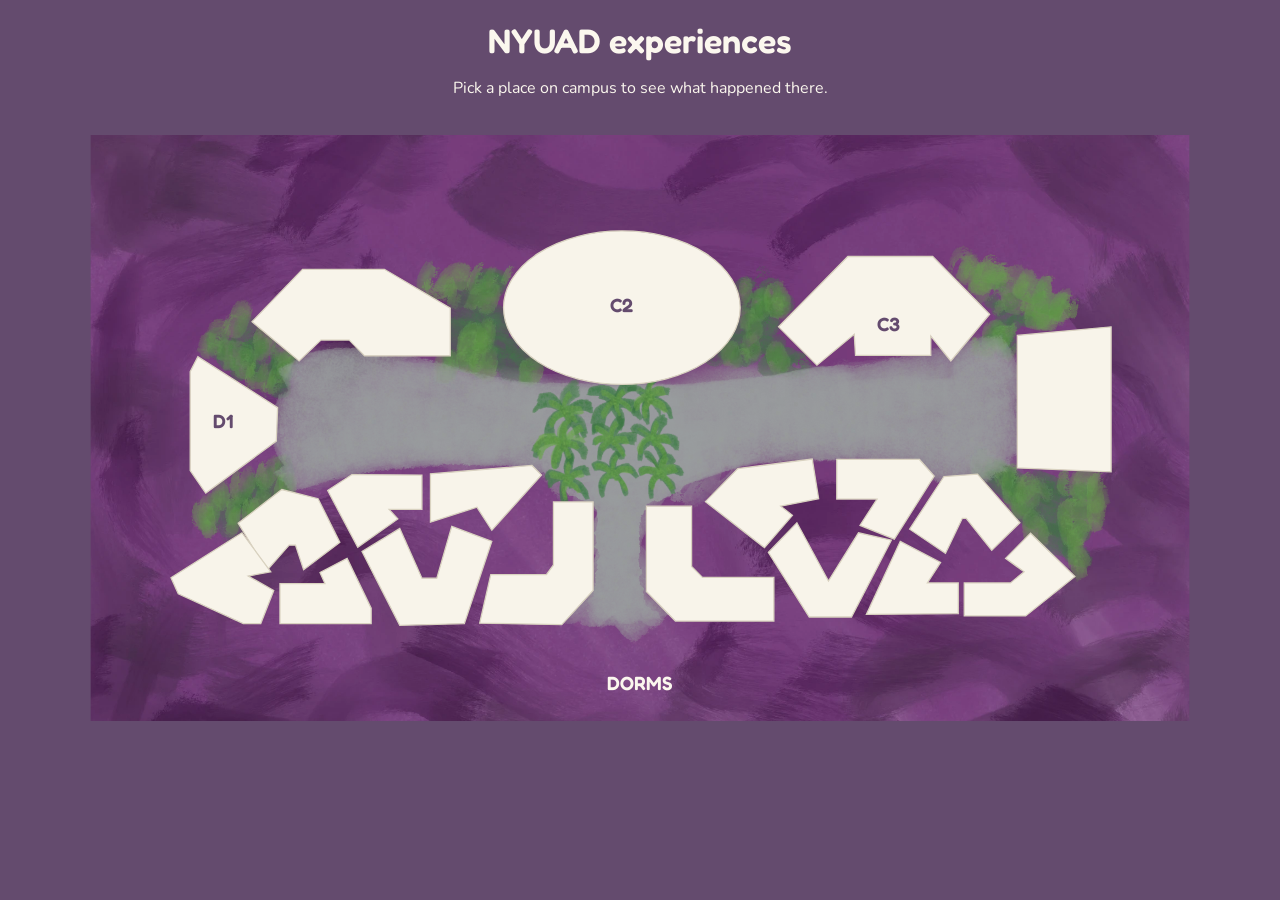
<file: index.html>
<!DOCTYPE html>
<html lang="en">
  <head>
    <meta charset="UTF-8" />
    <meta name="viewport" content="width=device-width, initial-scale=1.0" />
    <title>NYUAD Experiences</title>
    <link rel="preconnect" href="https://fonts.googleapis.com" />
    <link rel="preconnect" href="https://fonts.gstatic.com" crossorigin />
    <link href="https://fonts.googleapis.com/css2?family=Fredoka:wght@400;600&family=Nunito:wght@400;700&display=swap" rel="stylesheet" />
    <link rel="stylesheet" href="css/style.css?v=5" />
  </head>
  <body class="home">
    <header>
      <h1>NYUAD experiences</h1>
      <p>Pick a place on campus to see what happened there.</p>
    </header>

    <main>
      <svg id="map" viewBox="0 50 516 275" xmlns="http://www.w3.org/2000/svg">
        <!-- Layers, from back to front: purple background, gray paths with trees, palm trees, buildings -->
        <image href="images/map/background.webp" x="0" y="0" width="516" height="360" />
        <image href="images/map/paths-and-trees.webp" x="0" y="0" width="516" height="360" />
        <image href="images/map/palms.webp" x="166.7" y="141.2" width="153.8" height="107.4" />

        <!-- Buildings that are not clickable (no link, no label): C1 and D2 -->
        <g class="building">
          <polygon points="169.0,131.2 169.0,153.6 128.8,153.6 121.6,146.2 108.3,146.2 98.1,156.0 76.0,137.6 99.7,113.0 138.1,113.0" />
          <polygon points="479.0,140.0 479.0,208.0 435.0,206.2 435.0,144.0" />
        </g>

        <!-- Clickable buildings -->

        <a href="places/c2.html" class="place" id="c2">
          <ellipse cx="249.5" cy="131.0" rx="55.5" ry="36.0" />
          <text x="249.5" y="131.0">C2</text>
        </a>

        <a href="places/c3.html" class="place" id="c3">
          <polygon points="422.0,134.1 403.8,156.0 394.4,144.3 394.4,153.4 359.1,153.4 358.5,143.5 341.0,158.0 323.0,140.0 355.5,107.0 395.3,107.0" />
          <text x="374.7" y="139.7">C3</text>
        </a>

        <a href="places/d1.html" class="place" id="d1">
          <polygon points="88.0,177.9 87.4,193.6 54.3,218.0 47.0,207.4 47.0,161.0 50.6,154.0" />
          <text x="62.4" y="185.3">D1</text>
        </a>

        <!-- All the dorm buildings live in ONE link, so they highlight together -->
        <a href="places/dorms.html" class="place" id="dorms">
          <polygon points="462.0,257.1 438.9,275.6 410.1,275.6 410.1,260.1 431.8,260.1 438.2,254.9 429.5,248.6 441.2,236.8" />
          <polygon points="436.2,231.9 423.0,244.8 411.0,229.8 409.2,229.8 401.3,246.2 384.5,234.9 400.6,210.2 416.3,209.1" />
          <polygon points="407.3,274.5 364.2,274.9 380.1,240.6 399.0,250.5 392.8,260.1 407.3,260.1" />
          <polygon points="396.0,210.0 377.3,239.6 361.2,233.1 369.2,220.8 350.3,220.8 350.3,202.2 389.1,202.2" />
          <polygon points="375.9,240.1 357.2,276.1 337.4,276.1 318.2,245.8 331.6,231.9 346.4,259.2 360.5,236.6" />
          <polygon points="338.8,202.0 341.8,220.6 324.0,224.1 329.5,228.4 316.4,243.6 288.7,222.0 303.9,206.5" />
          <polygon points="320.8,257.5 320.8,278.0 274.6,278.0 261.0,264.1 261.0,224.1 282.2,224.1 282.2,252.4 287.3,257.5" />
          <polygon points="236.0,222.1 236.0,263.7 221.3,279.7 182.8,279.0 188.0,256.2 214.1,256.2 217.4,251.7 217.4,222.1" />
          <polygon points="211.8,209.5 188.5,235.4 181.5,224.6 159.7,231.6 159.7,209.0 207.3,205.0" />
          <polygon points="188.5,240.6 175.6,279.2 145.3,280.0 127.6,245.4 145.3,234.6 155.7,257.9 162.7,257.9 169.7,233.6" />
          <polygon points="155.7,209.5 155.7,225.6 140.3,225.6 144.4,230.1 125.6,243.4 111.5,216.8 122.9,209.3" />
          <polygon points="120.6,248.6 131.9,272.0 131.9,279.2 89.1,279.2 89.1,260.4 110.2,260.4 107.9,255.2" />
          <polygon points="107.0,220.6 117.2,241.1 100.2,253.9 96.4,242.4 93.4,242.4 83.0,254.2 69.5,232.1 90.0,216.3" />
          <polygon points="71.3,236.6 84.8,254.9 74.2,256.9 86.2,263.7 80.1,279.2 71.9,279.2 41.4,265.2 38.0,257.7" />
          <text class="dorms-label" x="258" y="308">DORMS</text>
        </a>
      </svg>
    </main>
  </body>
</html>
</file>
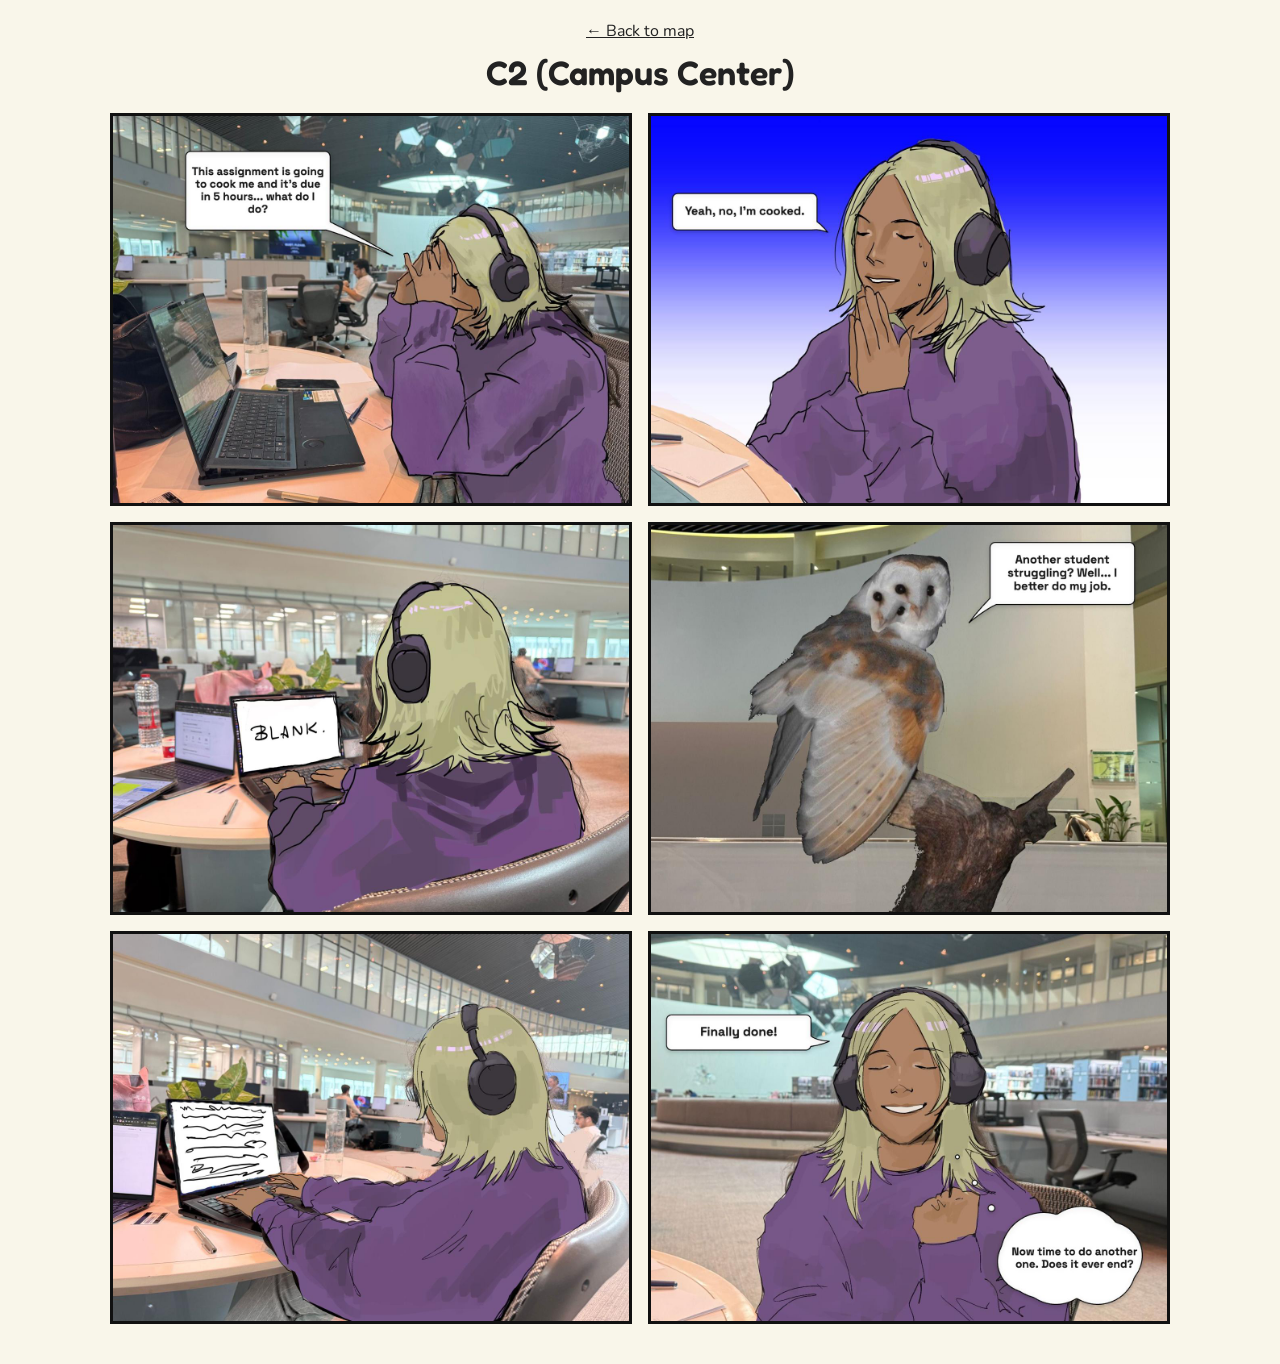
<file: places/c2.html>
<!DOCTYPE html>
<html lang="en">
  <head>
    <meta charset="UTF-8" />
    <meta name="viewport" content="width=device-width, initial-scale=1.0" />
    <title>C2 (Campus Center) | NYUAD Experiences</title>
    <link rel="preconnect" href="https://fonts.googleapis.com" />
    <link rel="preconnect" href="https://fonts.gstatic.com" crossorigin />
    <link href="https://fonts.googleapis.com/css2?family=Fredoka:wght@400;600&family=Nunito:wght@400;700&display=swap" rel="stylesheet" />
    <link rel="stylesheet" href="../css/style.css?v=5" />
  </head>
  <body>
    <header>
      <a class="back" href="../index.html">&larr; Back to map</a>
      <h1>C2 (Campus Center)</h1>
    </header>

    <main class="strip">
      <div class="panel panel-img">
        <img src="../images/c2/c2-panel-1.jpg" alt="She is at the library, hands over her face: the assignment is going to cook her and it is due in 5 hours" />
      </div>
      <div class="panel panel-img">
        <img src="../images/c2/c2-panel-2.jpg" alt="She prays with sweat on her face and says: yeah, no, I'm cooked" />
      </div>
      <div class="panel panel-img">
        <img src="../images/c2/c2-panel-3.jpg" alt="Her laptop screen only says BLANK" />
      </div>
      <div class="panel panel-img">
        <img src="../images/c2/c2-panel-4.jpg" alt="An owl on a branch says: another student struggling? I better do my job" />
      </div>
      <div class="panel panel-img">
        <img src="../images/c2/c2-panel-5.jpg" alt="She types fast and the screen fills with writing" />
      </div>
      <div class="panel panel-img">
        <img src="../images/c2/c2-panel-6.jpg" alt="She smiles, finally done, and wonders if it ever ends" />
      </div>
    </main>
  </body>
</html>
</file>
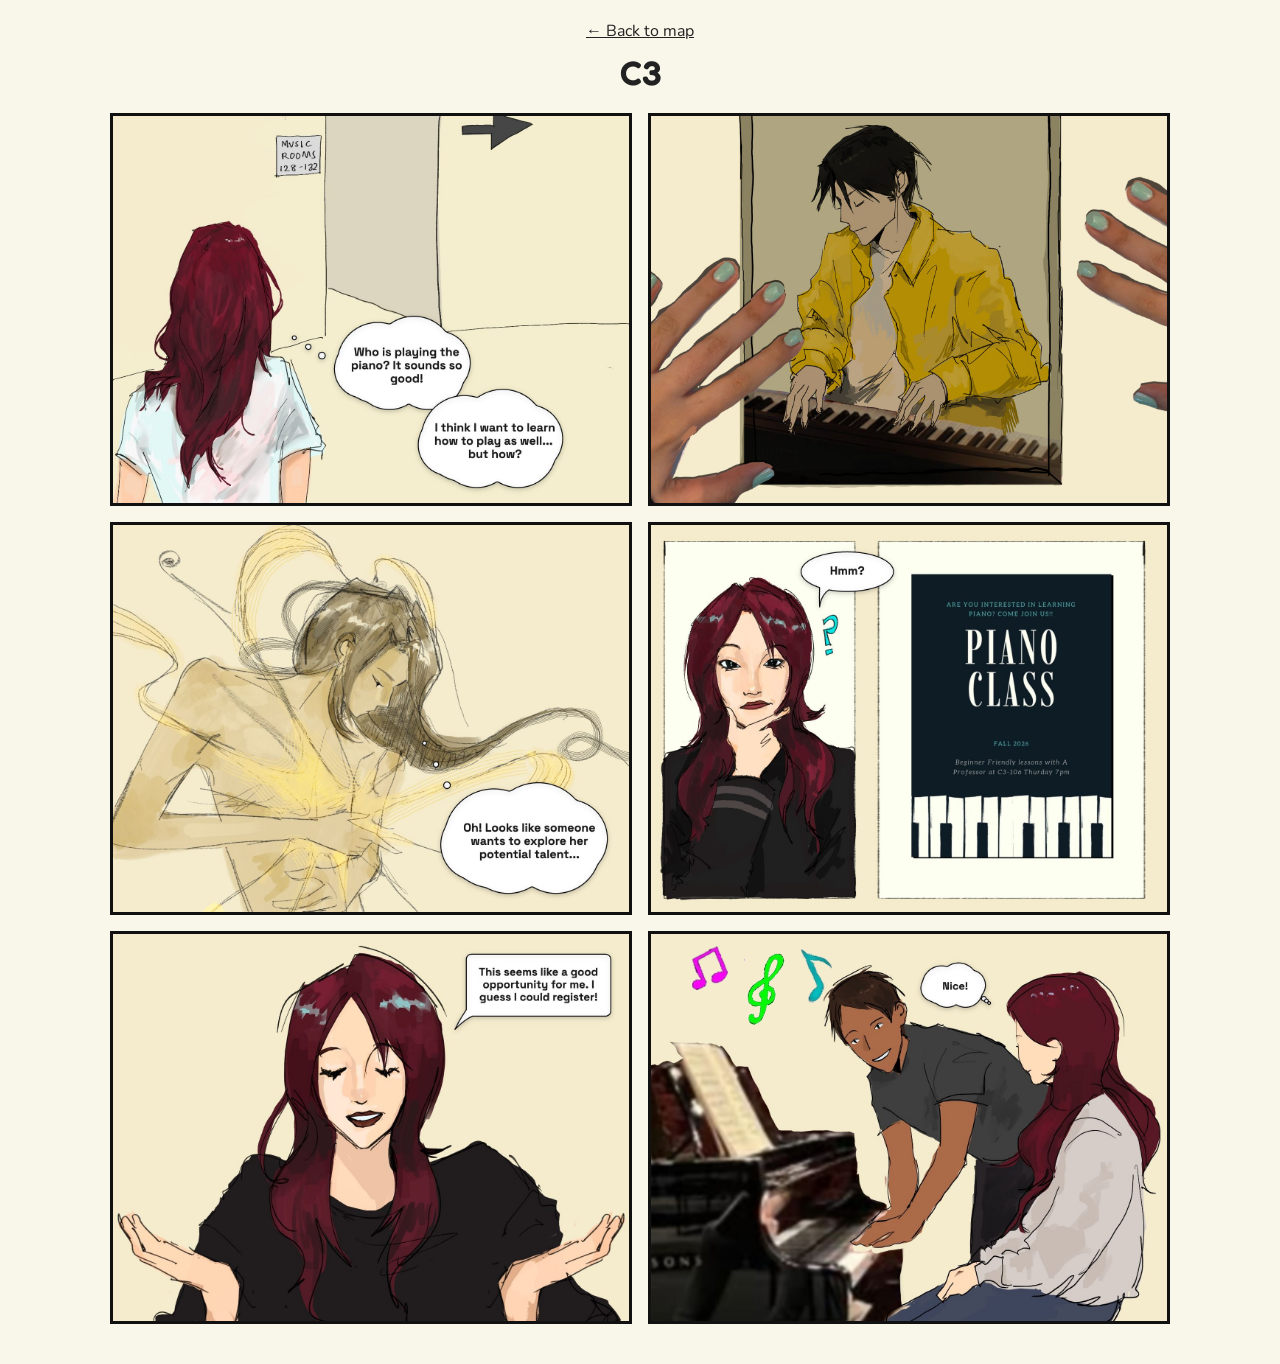
<file: places/c3.html>
<!DOCTYPE html>
<html lang="en">
  <head>
    <meta charset="UTF-8" />
    <meta name="viewport" content="width=device-width, initial-scale=1.0" />
    <title>C3 | NYUAD Experiences</title>
    <link rel="preconnect" href="https://fonts.googleapis.com" />
    <link rel="preconnect" href="https://fonts.gstatic.com" crossorigin />
    <link href="https://fonts.googleapis.com/css2?family=Fredoka:wght@400;600&family=Nunito:wght@400;700&display=swap" rel="stylesheet" />
    <link rel="stylesheet" href="../css/style.css?v=5" />
  </head>
  <body>
    <header>
      <a class="back" href="../index.html">&larr; Back to map</a>
      <h1>C3</h1>
    </header>

    <main class="strip">
      <div class="panel panel-img">
        <img src="../images/c3/c3-panel-1.jpg" alt="She stands in the hallway by the music rooms, wondering who is playing the piano" />
      </div>
      <div class="panel panel-img">
        <img src="../images/c3/c3-panel-2.jpg" alt="The pianist in a yellow jacket plays while her hands reach toward the piano" />
      </div>
      <div class="panel panel-img">
        <img src="../images/c3/c3-panel-3.jpg" alt="A sketch of her imagining her own hidden talent glowing" />
      </div>
      <div class="panel panel-img">
        <img src="../images/c3/c3-panel-4.jpg" alt="She sees a Piano Class poster and wonders about it" />
        <button class="poster-button" id="poster-button" aria-label="Zoom in on the Piano Class poster"></button>
      </div>
      <div class="panel panel-img">
        <img src="../images/c3/c3-panel-5.jpg" alt="She decides it seems like a good opportunity and could register" />
      </div>
      <div class="panel panel-img">
        <img src="../images/c3/c3-panel-6.jpg" alt="In the lesson, the teacher shows her how to play and says nice" />
        <button class="note note-1" aria-label="Play a note"><img src="../images/c3/note-1.png" alt="" /></button>
        <button class="note note-2" aria-label="Play a note"><img src="../images/c3/note-2.png" alt="" /></button>
        <button class="note note-3" aria-label="Play a note"><img src="../images/c3/note-3.png" alt="" /></button>
      </div>
    </main>

    <!-- Big poster, hidden until the poster in panel 4 is clicked -->
    <div class="lightbox" id="lightbox" hidden>
      <img src="../images/c3/piano-poster.jpg" alt="Piano Class poster: beginner friendly lessons, Fall 2026, C3-106 Thursday 7pm" />
    </div>

    <script src="../js/c3.js"></script>
  </body>
</html>
</file>
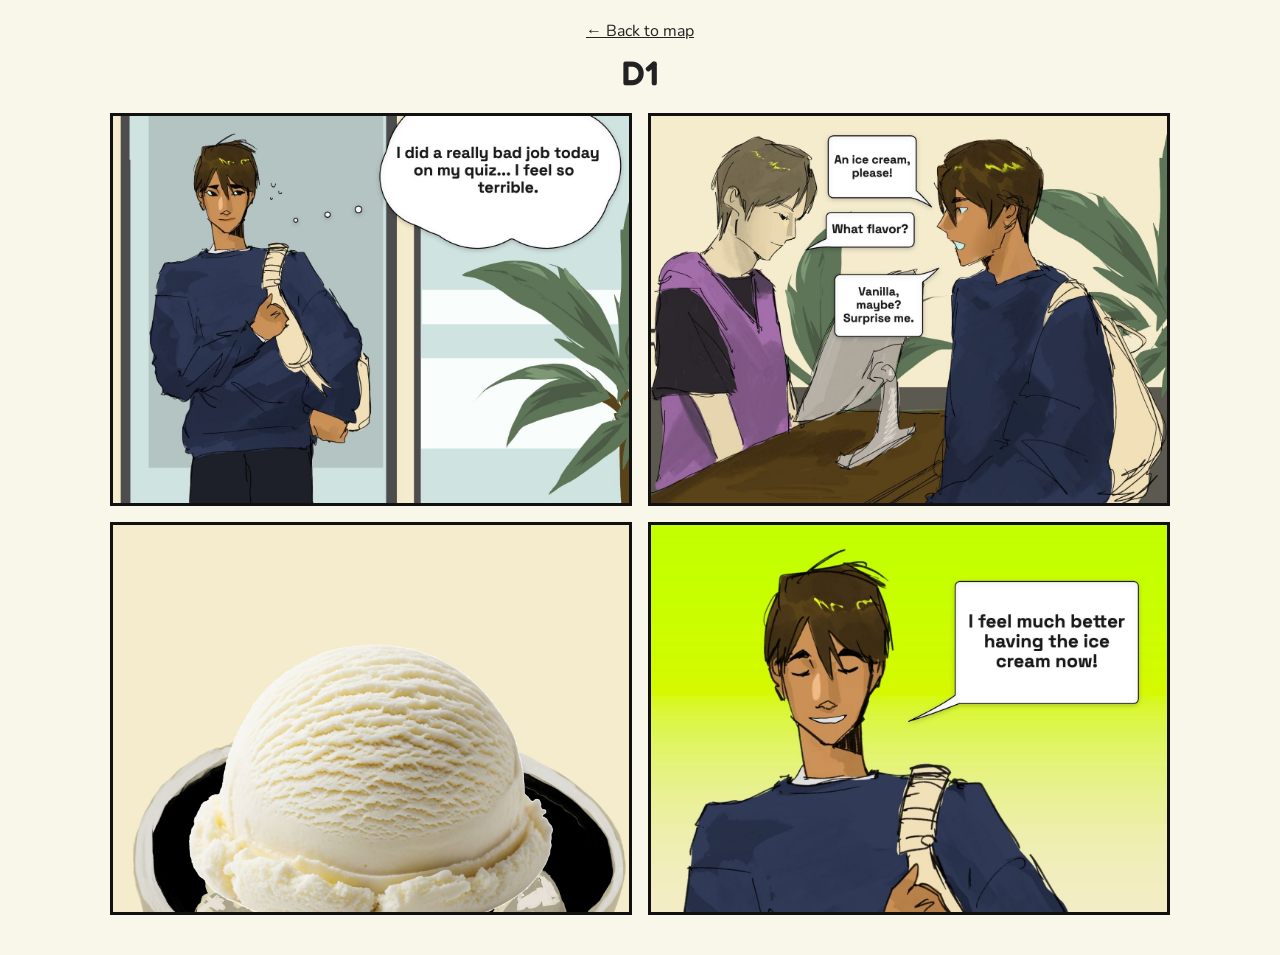
<file: places/d1.html>
<!DOCTYPE html>
<html lang="en">
  <head>
    <meta charset="UTF-8" />
    <meta name="viewport" content="width=device-width, initial-scale=1.0" />
    <title>D1 | NYUAD Experiences</title>
    <link rel="preconnect" href="https://fonts.googleapis.com" />
    <link rel="preconnect" href="https://fonts.gstatic.com" crossorigin />
    <link href="https://fonts.googleapis.com/css2?family=Fredoka:wght@400;600&family=Nunito:wght@400;700&display=swap" rel="stylesheet" />
    <link rel="stylesheet" href="../css/style.css?v=5" />
  </head>
  <body>
    <header>
      <a class="back" href="../index.html">&larr; Back to map</a>
      <h1>D1</h1>
    </header>

    <main class="strip">
      <div class="panel panel-img">
        <img src="../images/d1/d1-panel-1.jpg" alt="He thinks he did a really bad job on his quiz and feels terrible" />
      </div>
      <div class="panel panel-img">
        <img src="../images/d1/d1-panel-2.jpg" alt="He asks for an ice cream and the server asks what flavor; he says vanilla, surprise me" />
      </div>

      <!-- Panels 3 and 4 share one spot: click the ice cream to add sprinkles, click again to remove them -->
      <div class="panel panel-img ice-panel">
        <button class="ice-button" id="ice-button" aria-pressed="false" aria-label="Add sprinkles to the ice cream">
          <img class="ice-plain" src="../images/d1/d1-panel-3.jpg" alt="A scoop of vanilla ice cream" />
          <img class="ice-sprinkles" src="../images/d1/d1-panel-4.jpg" alt="The ice cream now has colorful sprinkles" />
        </button>
      </div>

      <div class="panel panel-img">
        <img src="../images/d1/d1-panel-5.jpg" alt="He smiles and says he feels much better having the ice cream now" />
      </div>
    </main>

    <script src="../js/d1.js"></script>
  </body>
</html>
</file>
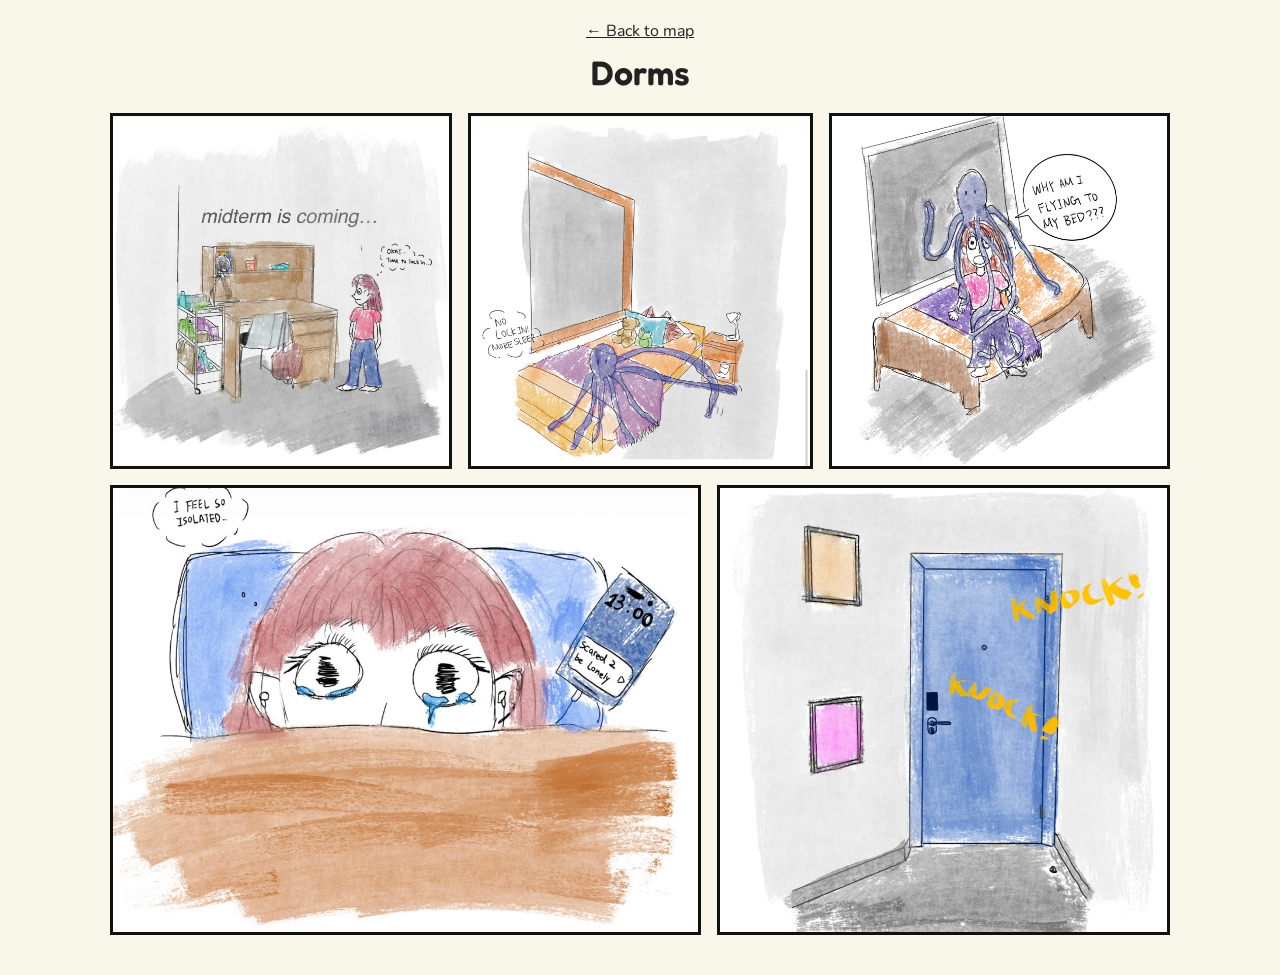
<file: places/dorms.html>
<!DOCTYPE html>
<html lang="en">
  <head>
    <meta charset="UTF-8" />
    <meta name="viewport" content="width=device-width, initial-scale=1.0" />
    <title>Dorms | NYUAD Experiences</title>
    <link rel="preconnect" href="https://fonts.googleapis.com" />
    <link rel="preconnect" href="https://fonts.gstatic.com" crossorigin />
    <link href="https://fonts.googleapis.com/css2?family=Fredoka:wght@400;600&family=Nunito:wght@400;700&display=swap" rel="stylesheet" />
    <link rel="stylesheet" href="../css/style.css?v=5" />
  </head>
  <body>
    <header>
      <a class="back" href="../index.html">&larr; Back to map</a>
      <h1>Dorms</h1>
    </header>

    <main class="strip strip-rows">
      <div class="row">
      <div class="panel panel-flex" style="--ratio: 0.96">
        <img src="../images/dorms/dorms-panel-1.jpg" alt="Midterm is coming: she looks at her desk and thinks it is time to lock in" />
      </div>
      <div class="panel panel-flex" style="--ratio: 0.97">
        <img src="../images/dorms/dorms-panel-2.jpg" alt="Her octopus plushie pulls her toward bed: no locking in, more sleep" />
      </div>
      <div class="panel panel-flex" style="--ratio: 0.96">
        <img src="../images/dorms/dorms-panel-3.jpg" alt="She is surprised to find herself pulled back to her bed by the octopus" />
      </div>
      </div>

      <div class="row">
      <div class="panel panel-flex" style="--ratio: 1.28">
        <img src="../images/dorms/dorms-panel-4.jpg" alt="Under the blanket at 13:00, crying and thinking she feels so isolated" />
        <button class="phone-button" id="phone-button" aria-pressed="false" aria-label="Play the song on her phone"></button>
      </div>

      <!-- Panels 5 and 6 share one spot: click the door to open it and close it again -->
      <div class="panel panel-flex door-panel" style="--ratio: 0.98">
        <button class="door-button" id="door-button" aria-pressed="false" aria-label="Open the door">
          <img class="door-closed" src="../images/dorms/dorms-panel-5.jpg" alt="Someone knocks on the door" />
          <img class="door-open" src="../images/dorms/dorms-panel-6.jpg" alt="The door opens and two friends are there: this is why I love my friends" />
        </button>
      </div>
      </div>
    </main>

    <!-- Song for the phone in panel 4: "Dreaming of you" by Komiku (CC0) -->
    <audio id="song" src="../audio/dreaming-of-you.mp3" loop></audio>

    <script src="../js/dorms.js"></script>
  </body>
</html>
</file>
<file: css/style.css>
/* Base styles shared by every page */
* {
  box-sizing: border-box;
}

body {
  margin: 0;
  background-color: #f9f6ea;
  font-family: "Nunito", Arial, sans-serif;
  color: #222;
}

header {
  text-align: center;
  padding: 20px;
}

h1 {
  margin: 0;
  font-family: "Fredoka", "Nunito", sans-serif;  /* round and friendly, to feel cozy */
  font-weight: 600;
  font-size: 34px;
}

/* ---------- Map ---------- */
/* the home page is purple like the map background */
.home {
  background-color: #644b6e;
  color: #fbf7ee;
}

.home .back {
  color: #fbf7ee;
}

#map {
  display: block;
  width: 100%;
  max-width: 1100px;
  margin: 0 auto;
  padding-bottom: 30px;
}

/* every building is off white */
.building polygon,
.building ellipse,
.place polygon,
.place ellipse {
  fill: #f8f4ea;
  stroke: #d9d2c0;
  stroke-width: 0.6;
  transition: fill 0.2s;
}

.place {
  cursor: pointer;   /* only the places you can click get the hand */
}

.place text {
  font-family: "Fredoka", "Nunito", sans-serif;
  font-size: 9px;
  font-weight: 600;
  text-anchor: middle;
  dominant-baseline: middle;
  fill: #644b6e;
  pointer-events: none; /* so the text doesn't block the hover */
}

/* ---------- Hover colors (only for the places you can click) ---------- */
#c3:hover polygon     { fill: #cdbfd3; }
#c2:hover ellipse     { fill: #d6d8ea; }
#d1:hover polygon     { fill: #f0c88a; }
#dorms:hover polygon  { fill: #efc9bf; }

/* ---------- Place pages: comic strip layout with flexbox ---------- */
.back {
  display: inline-block;
  margin-bottom: 10px;
  color: #222;
}

.strip {
  display: flex;
  flex-wrap: wrap;      /* panels drop to the next row on small screens */
  gap: 16px;
  max-width: 1100px;
  margin: 0 auto;
  padding: 0 20px 40px;
}

.panel {
  flex: 1 1 300px;      /* grow, shrink, start at 300px wide */
  min-height: 300px;
  display: flex;        /* centers the placeholder text */
  align-items: center;
  justify-content: center;
  background-color: #fff;
  border: 3px solid #111;
  font-size: 20px;
}

/* Without this, only the thin outline reacts to the mouse because fill is "none".
   pointer-events: all makes the whole inside of the shape clickable. */
.place polygon,
.place ellipse,
.place rect {
  pointer-events: all;
}

/* ---------- Panels that hold a real comic image ---------- */
.panel-img {
  flex: 1 1 calc(50% - 16px);  /* two panels per row, like a comic page */
  min-height: 0;
  padding: 0;
  background-color: transparent;
}

.panel-img img {
  display: block;
  width: 100%;          /* keeps the original 4:3 shape, nothing is cropped */
  height: auto;
}

/* on phones the panels stack in one column */
@media (max-width: 700px) {
  .panel-img {
    flex-basis: 100%;
  }
}

/* ---------- Interactive extras on the C3 page ---------- */
.panel-img {
  position: relative;   /* lets the notes and poster button sit on top of the image */
}

/* the clickable area over the poster in panel 4 */
.poster-button {
  position: absolute;
  left: 50.5%;
  top: 12.7%;
  width: 39%;
  height: 73%;
  background: transparent;
  border: none;
  cursor: zoom-in;
  padding: 0;
}




/* the zoomed poster */
.lightbox {
  position: fixed;
  inset: 0;
  background: rgba(0, 0, 0, 0.85);
  display: flex;
  align-items: center;
  justify-content: center;
  cursor: zoom-out;
  z-index: 10;
  animation: zoom-in 0.25s ease-out;
}

.lightbox[hidden] {
  display: none;
}

.lightbox img {
  max-height: 92vh;
  max-width: 92vw;
}

@keyframes zoom-in {
  from { opacity: 0; transform: scale(0.8); }
  to   { opacity: 1; transform: scale(1); }
}

/* the music notes in panel 6 */
.note {
  position: absolute;
  padding: 0;
  background: none;
  border: none;
  cursor: pointer;
  transform-origin: top center;       /* swings from the top, like it hangs on the wall */
  animation: sway 3s ease-in-out infinite;
}

.note img {
  display: block;
  width: 100%;
  height: auto;
}



.note-1 { left: 8%;  top: 3%;  width: 7%;   animation-delay: 0s; }
.note-2 { left: 18%; top: 5%;  width: 8%;   animation-delay: -1s; }
.note-3 { left: 29%; top: 4%;  width: 6%;   animation-delay: -2s; }

/* slow swing while waiting */
@keyframes sway {
  0%, 100% { transform: rotate(-6deg); }
  50%      { transform: rotate(6deg); }
}

/* bigger swing right after a click */
.note.ring {
  animation: swing 1.2s ease-out;
}

@keyframes swing {
  0%   { transform: rotate(0deg); }
  15%  { transform: rotate(-25deg); }
  35%  { transform: rotate(20deg); }
  55%  { transform: rotate(-12deg); }
  75%  { transform: rotate(6deg); }
  100% { transform: rotate(0deg); }
}

/* ---------- Dorms page: panels with different shapes ---------- */
/* flex-grow is the image's width / height, so every panel in a row ends up the same height */
.panel-flex {
  flex: var(--ratio) 1 0;
  min-width: 0;
  min-height: 0;
  padding: 0;
  background-color: transparent;
  overflow: hidden;
}

.panel-flex img {
  display: block;
  width: 100%;
  height: auto;
}

/* the door: both pictures sit in the same spot, only one is visible */
.door-panel {
  aspect-ratio: 0.98;
  position: relative;
}

.door-button {
  display: block;
  position: relative;
  width: 100%;
  height: 100%;
  padding: 0;
  border: none;
  background: none;
  cursor: pointer;
}

.door-button img {
  position: absolute;
  inset: 0;
  width: 100%;
  height: 100%;
  object-fit: cover;
  transition: opacity 0.5s;
}

.door-open {
  opacity: 0;
}

.door-button.open .door-open {
  opacity: 1;
}

.door-button.open .door-closed {
  opacity: 0;
}

/* the dorms page is two rows: 3 panels, then 2 panels */
.strip-rows {
  flex-direction: column;
}

.row {
  display: flex;
  gap: 16px;
}

/* on phones, every panel goes full width */
@media (max-width: 700px) {
  .row {
    flex-direction: column;
  }
}

/* ---------- Phone in the crying panel (dorms page) ---------- */
.panel-flex {
  position: relative;
}

/* clickable area over the phone; it is tilted to match the drawing */
.phone-button {
  position: absolute;
  left: 76%;
  top: 19%;
  width: 17%;
  height: 31%;
  padding: 0;
  border: none;
  border-radius: 12px;
  background: transparent;
  cursor: pointer;
  transform: rotate(14deg);
}

/* ---------- D1 page: ice cream with sprinkles ---------- */
/* both pictures sit in the same spot; the sprinkles one fades in on click */
.ice-button {
  display: block;
  position: relative;
  width: 100%;
  padding: 0;
  border: none;
  background: none;
  cursor: pointer;
}

.ice-button img {
  display: block;
  width: 100%;
  height: auto;
}

.ice-sprinkles {
  position: absolute;
  inset: 0;
  opacity: 0;
  transform: scale(0.96);
  transition: opacity 0.4s, transform 0.4s;
}

.ice-button.sprinkled .ice-sprinkles {
  opacity: 1;
  transform: scale(1);
}



/* the DORMS label sits on the purple background, so it needs a light color */
.place .dorms-label {
  fill: #fbf7ee;
}


/* ---------- Hover: clickable things grow a little ---------- */
/* the hand cursor + a small zoom tells you "you can click this" */

/* music notes (the img grows, the button keeps swinging) */
.note img {
  transition: transform 0.2s;
}
.note:hover img {
  transform: scale(1.35);
}

/* door and ice cream: the whole picture zooms inside its panel */
.ice-panel {
  overflow: hidden;
}
.door-button,
.ice-button {
  transition: transform 0.25s;
}
.door-button:hover,
.ice-button:hover {
  transform: scale(1.06);
}

/* phone (dorms) and poster (C3) are part of the panel picture, so on hover
   the picture zooms in, centered on the phone or the poster */
.panel-flex img,
.panel-img > img {
  transition: transform 0.3s;
}
.panel-flex:has(.phone-button:hover) > img {
  transform-origin: 85% 38%;
  transform: scale(1.08);
}
.panel-img {
  overflow: hidden;
}
.panel-img:has(.poster-button:hover) > img {
  transform-origin: 70% 50%;
  transform: scale(1.1);
}
</file>
